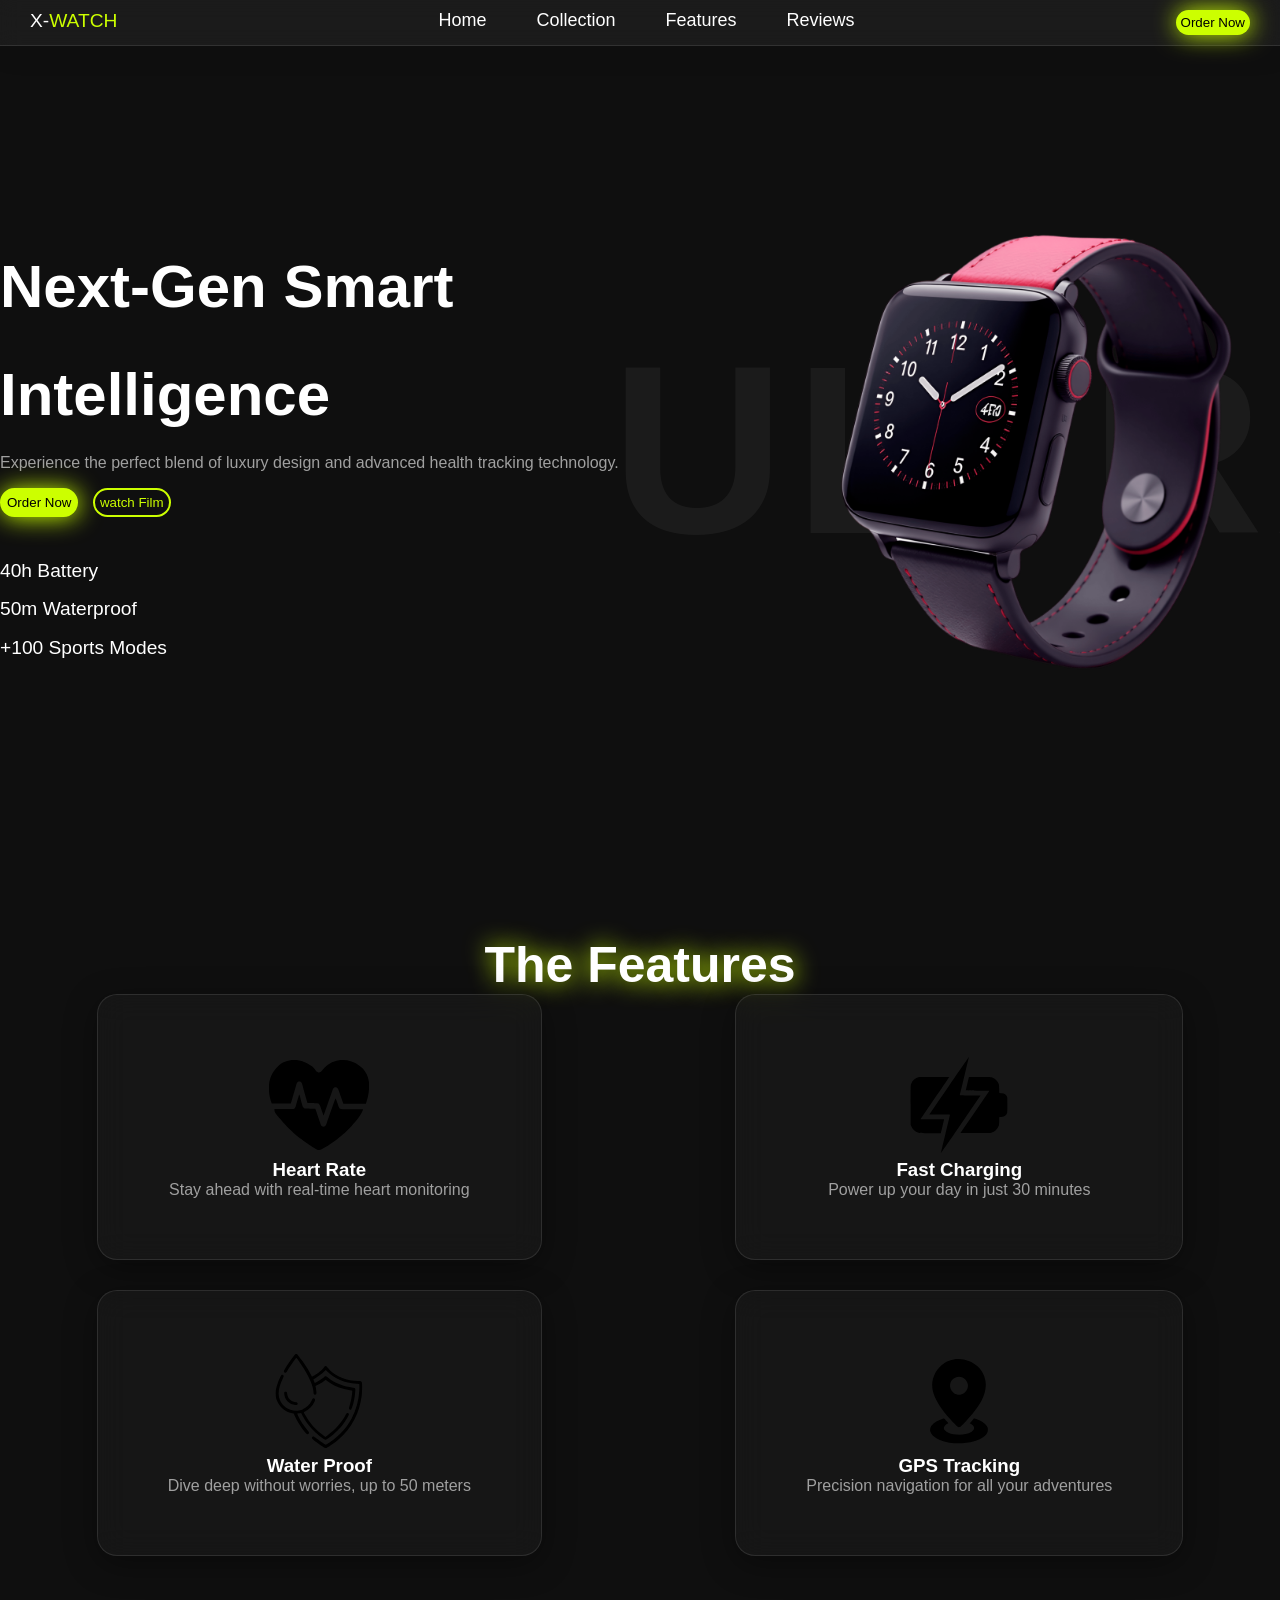
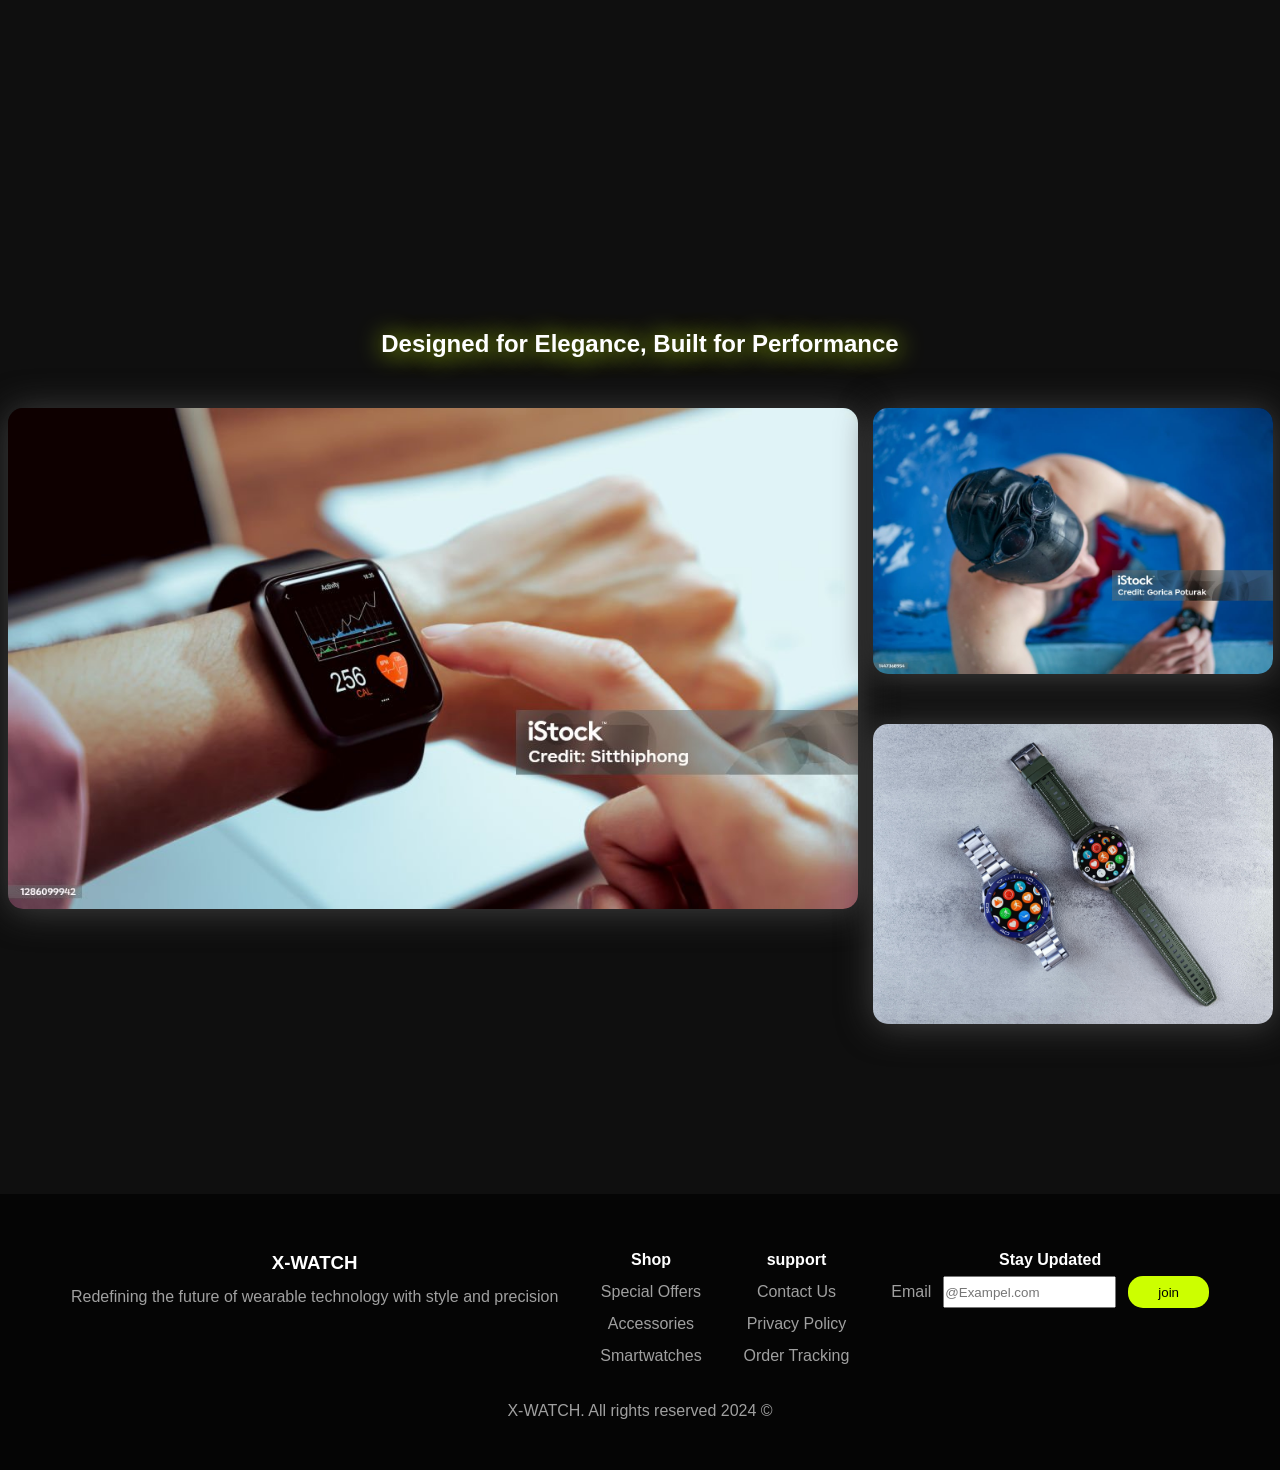
<file: index.html>
<!DOCTYPE html>
<html lang="en">
<head>
    <meta charset="UTF-8">
    <meta name="viewport" content="width=device-width, initial-scale=1.0">
    <link rel="stylesheet" href="watch.css">
    <title>X-WATCH</title>
</head>
<body>
    <header>
        <div class="logo">
            <p>X-<span>WATCH</span></p>
        </div>
        <nav>
            <ul>
                <li><a href="#Home">Home</a></li>
                <li><a href="#Collection">Collection</a></li>
                <li><a href="#Features">Features</a></li>
                <li><a href="#Reviews">Reviews</a></li>
            </ul>
        </nav>
        <div class="order">
            <button>Order Now</button>
        </div>
    </header>
    <main>
    <section class="hero" id="Home">
        <div class="hero-continar">
        <div class="headline"> <!--الجانب اليمين من الهيرو سكشن -->
            <h1>Next-Gen Smart Intelligence</h1>
            <p>Experience the perfect blend of luxury design and advanced health tracking technology.
            </p>

            <input type="button" value="Order Now" class="have-back">
            <input type="button" value="watch Film" class="none-back">
         
            <ul>
                <li>40h Battery</li>
                <li>50m Waterproof</li>
                <li>+100 Sports Modes</li>
            </ul>
        </div>
        <div class="sec-image"> <!--الجانب اليسار من الهيرو سكشن اللي فيه الصوره -->
            <img src="hero.png" alt="main photo">
            <h2>ULTRA</h2>
        </div>
        </div>
    </section>
    <section class="Features" id="Features">
        <br>
        <br>
          <h1>The Features</h1>
        <div class="Features-continar">
        <div class="right-sec-f">     <!--الجزء اليمين من المميزات -->
            <div class="card-edit"> 
                <img src="heartbeat.svg" alt="icon heartbeat">
                <h3>Heart Rate</h3>
                <p>Stay ahead with real-time heart monitoring</p>
            </div>
            <div class="card-edit">
                <img src="water.svg" alt="icon Water Proof">
                <h3>Water Proof</h3>
                <p>Dive deep without worries, up to 50 meters</p>
            </div>
        </div>
        <div class="left-sec-f">   <!--الجزء الشمال من المميزات-->
            <div class="card-edit">
                  <img src="battery-charge.svg" alt="icon Battery">
                  <h3>Fast Charging</h3>
                <p>Power up your day in just 30 minutes</p>
            </div>
            <div class="card-edit">
                  <img src="gps.svg" alt="icon Gps">
                  <h3>GPS Tracking</h3>
                <p>Precision navigation for all your adventures</p>
            </div>
        </div>
        </div>
    </section>
    <section class="Collection" id="Collection">
        <br>
        <br>
        <h1>Designed for Elegance, Built for Performance</h1>
        <div class="Collection-continar">
        <div class="one-photo">
            <img src="القلب.jpg" alt="photo of heartrate">

        </div>
        <div class="two-photo">
            <img src="تحت الماء.jpg" alt="photo in water">
            <img src="الخامه.jpg" alt="photo of product">
        </div>
        </div>
    </section>
    </main>
    <footer>
        <div class="footer-container">
            <div class="footer-column">
                <h3>X-WATCH</h3>
                <p>Redefining the future of wearable technology with style and precision</p>
            </div>
            <div class="footer-column">
                <h4>Shop</h4>
                <ul>
                    <li><a href="#">Special Offers</a> </li>
                    <li><a href="#">Accessories</a> </li>
                    <li><a href="#">Smartwatches</a> </li>
                </ul>
            </div>
            <div class="footer-column">
                <h4>support</h4>
                <ul>
                    <li><a href="#">Contact Us</a> </li>
                    <li><a href="#">Privacy Policy</a></li>
                    <li><a href="#">Order Tracking</a></li>
                </ul>
            </div>
            <div class="footer-column">
                <h4>Stay Updated</h4>
                <div class="email-class">
                    <label for="email"><p>Email</p></label>
                    <input type="email" id="email" placeholder="@Exampel.com">
                    <input type="submit" value="join">
                 </div>
               
            </div>
        </div>
 
        <p class="footer-copy">X-WATCH. All rights reserved 2024 ©</p>
    </footer>
</body>
</html>
</file>
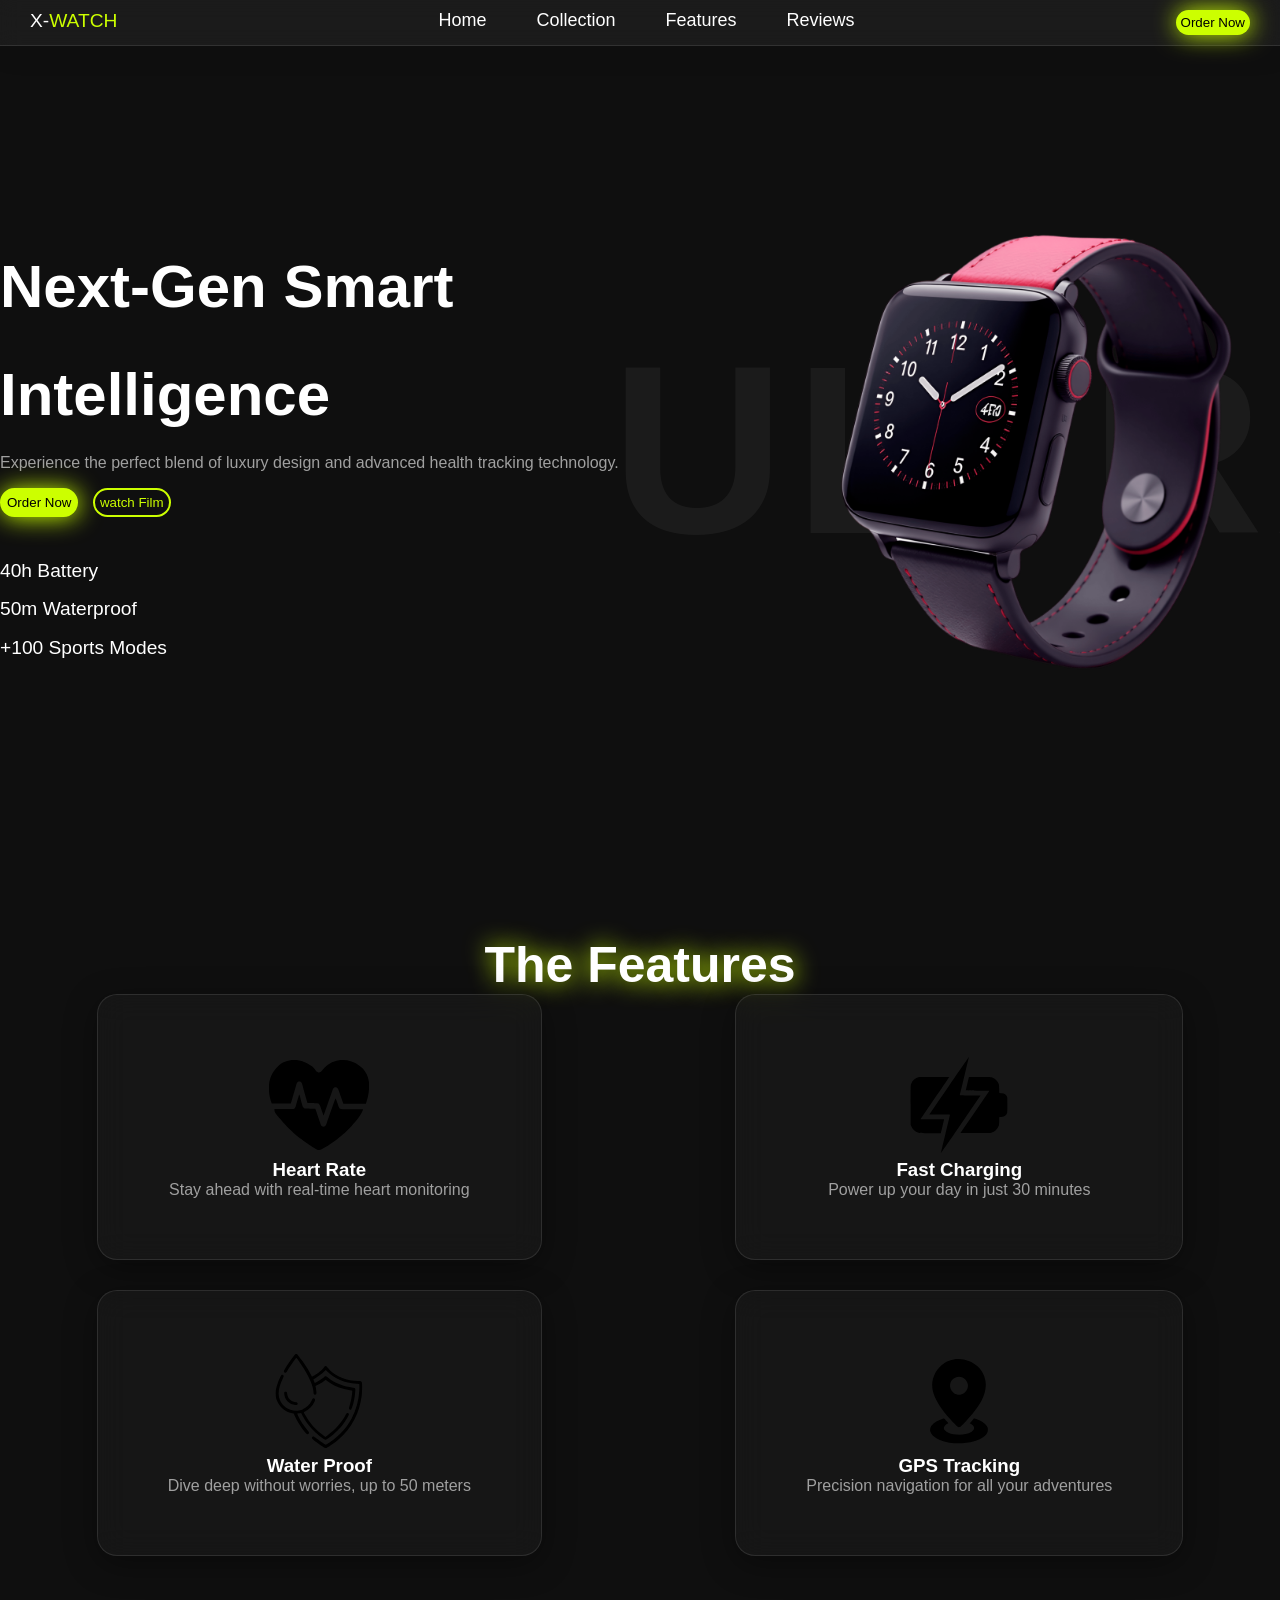
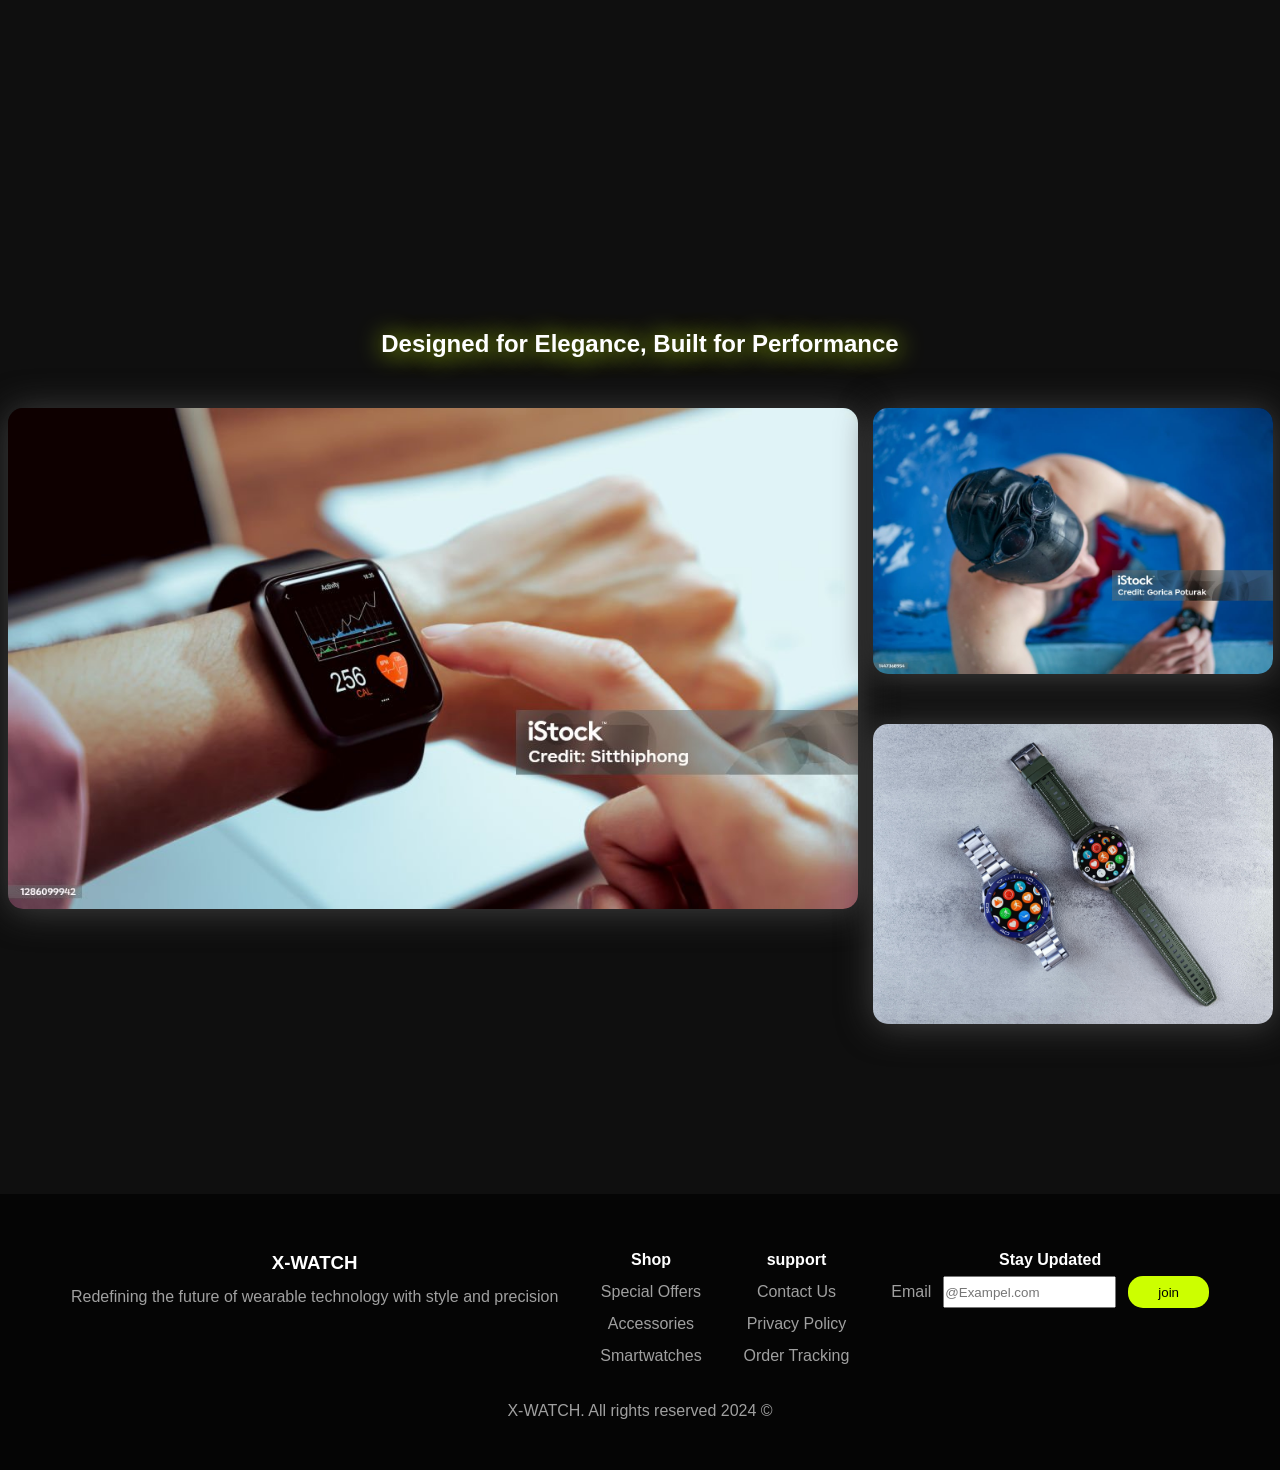
<file: indext.html>
<!DOCTYPE html>
<html lang="en">
<head>
    <meta charset="UTF-8">
    <meta name="viewport" content="width=device-width, initial-scale=1.0">
    <link rel="stylesheet" href="watch.css">
    <title>X-WATCH</title>
</head>
<body>
    <header>
        <div class="logo">
            <p>X-<span>WATCH</span></p>
        </div>
        <nav>
            <ul>
                <li><a href="#Home">Home</a></li>
                <li><a href="#Collection">Collection</a></li>
                <li><a href="#Features">Features</a></li>
                <li><a href="#Reviews">Reviews</a></li>
            </ul>
        </nav>
        <div class="order">
            <button>Order Now</button>
        </div>
    </header>
    <main>
    <section class="hero" id="Home">
        <div class="hero-continar">
        <div class="headline"> <!--الجانب اليمين من الهيرو سكشن -->
            <h1>Next-Gen Smart Intelligence</h1>
            <p>Experience the perfect blend of luxury design and advanced health tracking technology.
            </p>

            <input type="button" value="Order Now" class="have-back">
            <input type="button" value="watch Film" class="none-back">
         
            <ul>
                <li>40h Battery</li>
                <li>50m Waterproof</li>
                <li>+100 Sports Modes</li>
            </ul>
        </div>
        <div class="sec-image"> <!--الجانب اليسار من الهيرو سكشن اللي فيه الصوره -->
            <img src="hero.png" alt="main photo">
            <h2>ULTRA</h2>
        </div>
        </div>
    </section>
    <section class="Features" id="Features">
        <br>
        <br>
          <h1>The Features</h1>
        <div class="Features-continar">
        <div class="right-sec-f">     <!--الجزء اليمين من المميزات -->
            <div class="card-edit"> 
                <img src="heartbeat.svg" alt="icon heartbeat">
                <h3>Heart Rate</h3>
                <p>Stay ahead with real-time heart monitoring</p>
            </div>
            <div class="card-edit">
                <img src="water.svg" alt="icon Water Proof">
                <h3>Water Proof</h3>
                <p>Dive deep without worries, up to 50 meters</p>
            </div>
        </div>
        <div class="left-sec-f">   <!--الجزء الشمال من المميزات-->
            <div class="card-edit">
                  <img src="battery-charge.svg" alt="icon Battery">
                  <h3>Fast Charging</h3>
                <p>Power up your day in just 30 minutes</p>
            </div>
            <div class="card-edit">
                  <img src="gps.svg" alt="icon Gps">
                  <h3>GPS Tracking</h3>
                <p>Precision navigation for all your adventures</p>
            </div>
        </div>
        </div>
    </section>
    <section class="Collection" id="Collection">
        <br>
        <br>
        <h1>Designed for Elegance, Built for Performance</h1>
        <div class="Collection-continar">
        <div class="one-photo">
            <img src="القلب.jpg" alt="photo of heartrate">

        </div>
        <div class="two-photo">
            <img src="تحت الماء.jpg" alt="photo in water">
            <img src="الخامه.jpg" alt="photo of product">
        </div>
        </div>
    </section>
    </main>
    <footer>
        <div class="footer-container">
            <div class="footer-column">
                <h3>X-WATCH</h3>
                <p>Redefining the future of wearable technology with style and precision</p>
            </div>
            <div class="footer-column">
                <h4>Shop</h4>
                <ul>
                    <li><a href="#">Special Offers</a> </li>
                    <li><a href="#">Accessories</a> </li>
                    <li><a href="#">Smartwatches</a> </li>
                </ul>
            </div>
            <div class="footer-column">
                <h4>support</h4>
                <ul>
                    <li><a href="#">Contact Us</a> </li>
                    <li><a href="#">Privacy Policy</a></li>
                    <li><a href="#">Order Tracking</a></li>
                </ul>
            </div>
            <div class="footer-column">
                <h4>Stay Updated</h4>
                <div class="email-class">
                    <label for="email"><p>Email</p></label>
                    <input type="email" id="email" placeholder="@Exampel.com">
                    <input type="submit" value="join">
                 </div>
               
            </div>
        </div>
 
        <p class="footer-copy">X-WATCH. All rights reserved 2024 ©</p>
    </footer>
</body>
</html>
</file>
<file: watch.css>
*{ 
    margin: 0;
    padding: 0;
    box-sizing: border-box;
    font-family: 'cairo', sans-serif;
}
html {
    scroll-snap-type: y mandatory;
    scroll-behavior: smooth;
}
header {

    /* 1. خلفية شفافة قليلاً (أهم خطوة) */
    background: rgba(255, 255, 255, 0.05); 

    /* 2. تأثير التغبيش (البلر) للخلفية اللي ورا الهيدر */
    backdrop-filter: blur(10px);
    -webkit-backdrop-filter: blur(10px); /* لضمان العمل على متصفح Safari */

    /* 3. حدود رفيعة جداً لتعطي إيحاء بحافة الزجاج */
    border-bottom: 1px solid rgba(255, 255, 255, 0.1);

    /* 4. ظل خفيف جداً ليعطي عمق */
    box-shadow: 0 4px 30px rgba(0, 0, 0, 0.1);
    display:flex ;
    justify-content: space-between;
    padding: 10px;
    padding-left: 30px;
    padding-right: 30px;
    color: #ffffff;
    position: fixed;   /* تجعل الهيدر يخرج من تدفق الصفحة العادي ويثبت في مكانه */
    top: 0;            /* تضمن التصاقه بأعلى الشاشة تماماً */
    width: 100%;       /* تضمن أن الهيدر يغطي عرض الشاشة بالكامل بعد التثبيت */
    z-index: 1000;
}
.logo p {
    display: flex;
    align-content: center;
    color: #ffffff;
    font-size: larger;
}
.logo span {
    color: #ccff00;
}
.order{
    display: flex;
    align-content: center; 
}
button {
    background-color:#ccff00;
    border-style: none;
    padding: 5px;
    border-radius: 15px;
    box-shadow: 1px 0px 25px #ccff00;
    transition: 1s;
}
nav ul {
    display: flex;
    list-style: none;
    gap: 50px;
    
}
nav ul a {
    text-decoration: none;
    font-size: large;
    color: #ffffff;
    transition: 1s;   
}
nav ul a:hover {
    color: #ccff00;
}
body { 
    background-color: #0f0f0f;
    overflow-x: hidden;
}
h1 ,h2 , h3 , h4 , li {
    color: #ffffff;
}
p { 
    color: #a0a0a0;
}
.hero-continar{
    display: flex;
    justify-content: space-around;
    align-content: center;
    line-height: 1.8;
    height: 100vh; /* طول الشاشة بالكامل */
    width: 100%;
}
.hero ul { 
    line-height: 2;
    margin-top: 20px;
    font-size: larger;
}
.hero p {
    margin-bottom:10px ;
}
.headline { 
    align-content: center;
}
.headline h1 {
    font-size: 60px;
}
.none-back{
   border-radius: 15px;
   border-style: solid;
    background-color:  #0f0f0f;
    padding: 5px;
    color:#ccff00;
    border-color: #ccff00;
    transition: 1s;
}
.have-back {
    border-style:solid ;
    border-color: #ccff00;
    margin-bottom:15px ;
    padding: 5px;
    background-color: #ccff00;
     border-radius: 15px;
    box-shadow: 1px 1px 25px #ccff00;
    transition: 0.5s;
    margin-right: 10px;
}
.none-back:hover{
    background-color: #ccff00;
    color: black;
}
.have-back:hover{
   transform: scale(1.1);
}
.hero img {
    width: 100%;
    max-width: 500px ;
    height: auto;
    z-index: 2;
    position: relative;
    transition: 1s;
}
.hero img:hover {
    transform: scale(1.02);
}
.sec-image {
    position: relative; /* يجعل هذا الـ div هو المرجع لكل ما بداخله */
    display: flex;
    justify-content: center;
    align-items: center;
}
.sec-image h2 {
    position: absolute; /* يجعل النص "يطير" فوق أو خلف العناصر الأخرى */
    font-size: 15rem;    /* حجم ضخم جداً ليظهر من خلف الصورة */
    font-weight: 900;
    color: rgba(255, 255, 255, 0.05); /* شفافية عالية جداً ليكون مجرد ظل */
    z-index: 1;         /* يضع النص في طبقة تحت الصورة */
    letter-spacing: 10px;
    pointer-events: none; /* عشان لو حد داس عليه ميعطلش الماوس عن الصورة */
}
.Features-continar {
    display: flex;
    align-content: center;
    justify-content: space-around;
    text-align: center;
     height: 100vh; /* طول الشاشة بالكامل */
    width: 100%;
}
.Features h1 { 
    text-align: center;
    font-size: 50px;
    text-shadow: 1px 1px 25px #ccff00;
}
.Features-continar img {
    width: 100%;
    max-width: 100px ;
    height: auto;   
}
.card-edit { 
    box-shadow: 1px 2px 15px #777777;
    column-gap: 5px;
    border-radius: 15px;
    padding: 60px;
     padding-left: 70px;
    padding-right: 70px;
    /* 1. الخلفية: لازم تكون شفافة جداً */
    background: rgba(255, 255, 255, 0.03); 
    /* 2. تأثير التغبيش */
    backdrop-filter: blur(15px);
    -webkit-backdrop-filter: blur(15px);
    /* 3. الحواف الزجاجية (دي اللي بتبين الكارت) */
    border: 1px solid rgba(255, 255, 255, 0.1);
    /* 4. تنعيم الزوايا */
    border-radius: 20px;
    /* 5. مسافات داخلية عشان الكلام ميبقاش لازق في الحواف */
    /* 6. تأثير الظل الناعم ليعطي عمق */
    box-shadow: 0 8px 32px 0 rgba(0, 0, 0, 0.37);
    transition: transform 0.3s ease; /* عشان الحركة اللي هنعملها دلوقتي */
}
.right-sec-f{
    display: flex;
    flex-direction: column;
    gap : 30px ;
}
.left-sec-f{
    display: flex;
    flex-direction: column;
    gap : 30px ;
}

.card-edit:hover{
    transform: translateY(-10px); /* الكارت يترفع لفوق شوية */
    background: rgba(255, 255, 255, 0.08); /* الشفافية تقل شوية فيبين إنه نور */
    border: 1px solid rgba(204, 255, 0, 0.3); /* الحافة تاخد لون النيون بتاعك */
}
.Collection { 
    text-align: center;
    height: 100vh; /* طول الشاشة بالكامل */
    width: 100%;
    text-shadow:1px 1px 25px  #ccff00;
}
.Collection-continar{
    margin-top: 50px;
    display: flex;
    justify-content: space-around;
    align-content: center;
}
.two-photo { 
    display: flex;
    flex-direction: column;
    gap: 50px ;
}
.two-photo img {
    width: 100%;
    max-width: 400px;
    height: auto;
    border-radius: 15px;
    box-shadow: 1px 2px 35px #414141; 
} 
.one-photo img {
    width:100% ;
    max-width: 850px ;
    height: auto;
    border-radius: 15px;
    box-shadow: 1px 2px 35px #414141;
}
footer { 
    background-color: #050505;
    border-top: rgba(255, 255, 255, 0.05);
    padding: 50px;
    text-align: center;
}
.footer-container {
    display: flex;
    align-content: center;
    justify-content: space-around;
}
.footer-column ul {
    list-style: none;
}
.footer-column a {
    transition: 0.5s ;
    
}
.footer-column a:hover{
    color: #ccff00;
}
.email-class { 
    display: flex;
    gap: 12px ;   
}
input[type="submit"] { 
    padding: 5px ;
    padding-left: 30px;
    padding-right: 30px;
    background-color: #ccff00;
    border-radius: 15px ;
    border-style: none;
}
.footer-copy{
 margin-top: 30px;
}
footer a { 
    text-decoration: none;
    color: #a0a0a0;
}
.footer-column { 
    line-height: 2 ;
}
/* --- تعديلات عامة للجهاز اللوحي والموبايل --- */
@media (max-width: 1024px) {
    
    /* 1. إصلاح الهيرو سكشن */
    .hero-continar {
        flex-direction: column-reverse; /* الصورة تظهر فوق الكلام أو العكس حسب رغبتك */
        width: auto; 
        height: auto;
        padding: 100px 20px;
        text-align: center;
    }
    .headline h1 {
        font-size: 40px;
        line-height: 1.2;
    }
    .sec-image h2 {
        font-size: 8rem; /* تصغير الكلمة الخلفية */
    }
    /* 2. إصلاح المميزات (Features) */
    .Features-continar {
        flex-direction: column;
        height: auto;
        padding: 50px 20px;
        gap: 20px;
    }
    .right-sec-f, .left-sec-f {
        width: 100%;
        gap: 20px;
    }
    .card-edit {
        width: 100%;
        padding: 30px;
    }
    /* 3. إصلاح الكوليكشن (Collection) */
    .Collection {
        height: auto;
        padding: 50px 10px;
    }
    .Collection-continar {
        flex-direction: column;
        gap: 20px;
    }
    .one-photo img, .two-photo img {
        max-width: 100%;
    }
    /* 4. إصلاح الفوتر */
    .footer-container {
        flex-direction: column;
        gap: 30px;
        text-align: center;
    }

    .email-class {
        justify-content: center;
    }
    .hero ul {
        list-style: none;
    }
}

/* --- تعديلات خاصة للموبايل الصغير (768px وأقل) --- */
@media (max-width: 768px) {
    nav ul {
        display: none; /* إخفاء القائمة الطويلة في الموبايل مؤقتاً أو تصغيرها */
    }
    .headline h1 {
        font-size: 30px;
    }
    .hero img {
        max-width: 300px; /* تصغير حجم الساعة لتناسب الشاشة */
    }
}
</file>
